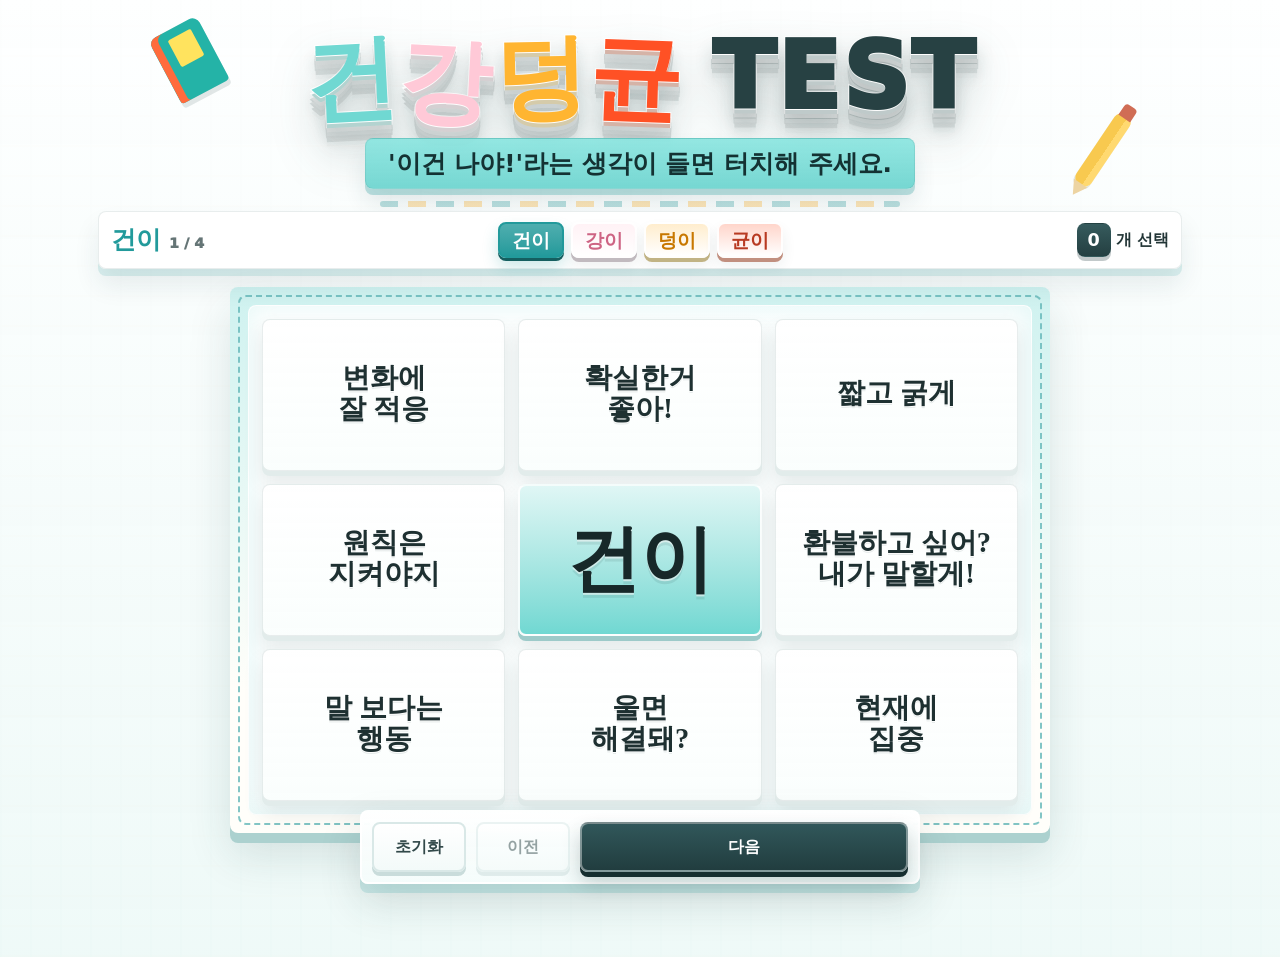
<file: offline.html>
<!doctype html>
<html lang="ko" data-offline-bundle="true">
  <head>
    <meta charset="utf-8" />
    <meta name="viewport" content="width=device-width, initial-scale=1" />
    <meta name="theme-color" content="#74d9d3" />
    <meta name="description" content="건이, 강이, 덩이, 균이 유형을 고르는 건강덩균 TEST" />
    <title>건강덩균 TEST</title>
    <style>
:root {
  --bg: #eef9f7;
  --ink: #223536;
  --muted: #657576;
  --line: #dce9e8;
  --panel: #fffefa;
  --teal: #70d8d2;
  --teal-dark: #229a9b;
  --pink: #ffc9d7;
  --pink-dark: #ce6484;
  --yellow: #ffb531;
  --yellow-dark: #c87800;
  --orange: #ff5125;
  --orange-dark: #b83a22;
  --shadow: 0 18px 42px rgba(30, 61, 62, 0.16);
  --ui-font:
    "Gaegu",
    ui-rounded,
    "Apple SD Gothic Neo",
    "Malgun Gothic",
    system-ui,
    -apple-system,
    BlinkMacSystemFont,
    "Segoe UI",
    sans-serif;
  --hand-font:
    "Gaegu",
    "Nanum Pen Script",
    "Nanum Brush Script",
    "BM Kirang Haerang",
    "Apple SD Gothic Neo",
    "Malgun Gothic",
    cursive;
}

* {
  box-sizing: border-box;
}

html {
  min-height: 100%;
  background: var(--bg);
}

body {
  position: relative;
  min-height: 100%;
  margin: 0;
  color: var(--ink);
  font-family: var(--ui-font);
  line-height: 1.45;
  background:
    linear-gradient(180deg, rgba(255, 255, 255, 0.94), rgba(238, 249, 247, 0.9)),
    repeating-linear-gradient(90deg, rgba(112, 216, 210, 0.12) 0 2px, transparent 2px 30px),
    repeating-linear-gradient(0deg, rgba(255, 181, 49, 0.09) 0 2px, transparent 2px 30px),
    #f4fbfa;
  overflow-x: hidden;
}

body::before {
  position: fixed;
  inset: 0;
  z-index: -1;
  pointer-events: none;
  content: "";
  background:
    linear-gradient(135deg, transparent 0 66%, rgba(255, 201, 215, 0.3) 66% 72%, transparent 72%),
    linear-gradient(45deg, transparent 0 70%, rgba(255, 181, 49, 0.22) 70% 76%, transparent 76%);
}

button {
  font: inherit;
}

.app {
  width: min(100%, 1120px);
  margin: 0 auto;
  padding: 24px 18px 124px;
}

.hero {
  position: relative;
  padding: 12px 0 20px;
  text-align: center;
}

.hero::after {
  position: absolute;
  left: 50%;
  bottom: 2px;
  width: min(68vw, 520px);
  height: 6px;
  border-radius: 8px;
  background: repeating-linear-gradient(
    90deg,
    rgba(34, 154, 155, 0.3) 0 18px,
    transparent 18px 28px,
    rgba(255, 181, 49, 0.34) 28px 46px,
    transparent 46px 56px
  );
  content: "";
  transform: translateX(-50%);
}

.brand-row {
  position: absolute;
  inset: 0;
  z-index: 0;
  pointer-events: none;
}

.book-icon {
  position: absolute;
  top: 0;
  left: clamp(0px, 6vw, 64px);
  width: 54px;
  height: 72px;
  rotate: -28deg;
  border-radius: 8px 8px 4px 4px;
  background: #24b3a7;
  box-shadow:
    inset 8px 0 0 #ff6b3c,
    0 5px 0 rgba(31, 57, 58, 0.12);
}

.book-icon::before {
  position: absolute;
  content: "";
  inset: 9px 11px 33px 17px;
  border-radius: 2px;
  background: #ffe35e;
}

.pencil-icon {
  position: absolute;
  top: 84px;
  right: clamp(0px, 7vw, 70px);
  width: 18px;
  height: 84px;
  rotate: 34deg;
  border-radius: 8px;
  background: linear-gradient(90deg, #f8c94f 0 62%, #ffd970 62% 100%);
  box-shadow: 0 3px 0 rgba(31, 57, 58, 0.12);
}

.pencil-icon::before {
  position: absolute;
  content: "";
  top: -10px;
  left: 2px;
  width: 14px;
  height: 14px;
  border-radius: 4px 4px 0 0;
  background: #d06d55;
}

.pencil-icon::after {
  position: absolute;
  content: "";
  bottom: -12px;
  left: 1px;
  width: 0;
  height: 0;
  border-left: 8px solid transparent;
  border-right: 8px solid transparent;
  border-top: 14px solid #edd4a2;
}

.main-title {
  position: relative;
  z-index: 1;
  display: inline-flex;
  align-items: baseline;
  justify-content: center;
  flex-wrap: wrap;
  gap: 0 0.16em;
  margin: 0;
  font-family: var(--ui-font);
  font-size: clamp(3rem, 8.6vw, 5.8rem);
  font-weight: 1000;
  letter-spacing: 0;
  line-height: 0.9;
  transform: translateZ(0);
  filter:
    drop-shadow(0 4px 0 rgba(255, 255, 255, 0.94))
    drop-shadow(0 10px 0 rgba(41, 61, 62, 0.16))
    drop-shadow(0 20px 22px rgba(34, 64, 65, 0.18));
}

.title-word {
  display: inline-flex;
  align-items: baseline;
  gap: 0.02em;
}

.title-char,
.title-test {
  position: relative;
  display: inline-block;
  -webkit-text-stroke: 2px rgba(255, 255, 255, 0.92);
  paint-order: stroke fill;
  text-shadow:
    0 1px 0 rgba(255, 255, 255, 0.96),
    0 5px 0 color-mix(in srgb, currentColor 24%, #c8d2d0),
    0 9px 0 rgba(36, 56, 57, 0.14),
    0 13px 15px rgba(31, 61, 62, 0.16);
}

.title-char:nth-child(1) {
  transform: rotate(-3deg) translateY(0.02em);
}

.title-char:nth-child(2) {
  transform: rotate(3deg) translateY(0.05em);
}

.title-char:nth-child(3) {
  transform: rotate(-1deg);
}

.title-char:nth-child(4) {
  transform: rotate(2deg) translateY(0.02em);
}

.title-mint {
  color: var(--teal);
}

.title-pink {
  color: var(--pink);
}

.title-yellow {
  color: var(--yellow);
}

.title-orange {
  color: var(--orange);
}

.title-test {
  margin-left: 0.16em;
  color: #274143;
  letter-spacing: 0.02em;
  text-shadow:
    0 1px 0 rgba(255, 255, 255, 0.96),
    0 5px 0 #bfcaca,
    0 10px 0 rgba(36, 56, 57, 0.16),
    0 15px 18px rgba(31, 61, 62, 0.18);
}

.hero-copy {
  position: relative;
  z-index: 1;
  display: inline-flex;
  align-items: center;
  justify-content: center;
  max-width: min(100%, 780px);
  min-height: 44px;
  margin: 18px auto 0;
  padding: 7px 22px;
  border: 1px solid rgba(33, 80, 82, 0.1);
  border-radius: 8px;
  color: #143233;
  background: linear-gradient(180deg, rgba(141, 229, 224, 0.94), rgba(103, 211, 205, 0.9));
  box-shadow:
    0 6px 0 rgba(34, 154, 155, 0.28),
    0 14px 22px rgba(26, 68, 70, 0.11);
  font-size: clamp(1.05rem, 3.2vw, 1.55rem);
  font-weight: 900;
}

.status-panel {
  position: sticky;
  z-index: 10;
  top: 0;
  display: flex;
  align-items: center;
  justify-content: space-between;
  gap: 12px;
  margin: 2px 0 18px;
  padding: 10px 12px;
  border: 1px solid rgba(33, 80, 82, 0.1);
  border-radius: 8px;
  background: rgba(255, 255, 255, 0.9);
  box-shadow:
    0 7px 0 rgba(34, 154, 155, 0.14),
    0 16px 26px rgba(24, 59, 61, 0.09);
  backdrop-filter: blur(10px);
}

.step-summary {
  display: flex;
  align-items: baseline;
  gap: 8px;
  min-width: max-content;
  color: #243f40;
  font-weight: 950;
}

.step-summary strong {
  color: var(--teal-dark);
  font-family: var(--hand-font);
  font-size: 1.55rem;
  font-weight: 700;
  letter-spacing: 0;
  line-height: 1;
}

.step-summary span {
  color: var(--muted);
  font-size: 0.9rem;
}

.step-tabs {
  display: flex;
  justify-content: center;
  flex: 1;
  gap: 7px;
}

.step-tab {
  position: relative;
  min-width: 58px;
  min-height: 36px;
  padding: 5px 12px;
  border: 2px solid rgba(255, 255, 255, 0.92);
  border-radius: 8px;
  color: var(--tab-dark);
  background: linear-gradient(180deg, color-mix(in srgb, var(--tab-color) 24%, white), #fff);
  box-shadow:
    0 4px 0 color-mix(in srgb, var(--tab-color) 36%, #9eb2b2),
    0 8px 14px rgba(35, 58, 59, 0.08);
  font-family: var(--hand-font);
  font-size: 1.2rem;
  font-weight: 700;
  letter-spacing: 0;
  line-height: 1;
  cursor: pointer;
}

.step-tab.is-current {
  color: #fff;
  background: linear-gradient(180deg, color-mix(in srgb, var(--tab-dark) 80%, white), var(--tab-dark));
  border-color: var(--tab-dark);
  box-shadow:
    0 3px 0 color-mix(in srgb, var(--tab-dark) 62%, black),
    0 9px 16px color-mix(in srgb, var(--tab-dark) 24%, transparent);
}

.step-tab.has-selection::after {
  position: absolute;
  top: -5px;
  right: -3px;
  display: grid;
  place-items: center;
  width: 17px;
  height: 17px;
  border: 2px solid #fff;
  border-radius: 50%;
  color: #fff;
  background: var(--tab-dark);
  content: "✓";
  font-size: 0.72rem;
  font-family: system-ui, sans-serif;
  font-weight: 1000;
}

.selected-count {
  display: flex;
  align-items: center;
  gap: 5px;
  min-width: max-content;
  font-size: 0.98rem;
  font-weight: 850;
}

.count-number {
  display: inline-grid;
  place-items: center;
  min-width: 34px;
  height: 34px;
  border: 1px solid rgba(33, 80, 82, 0.1);
  border-radius: 8px;
  color: #fff;
  background: linear-gradient(180deg, #365b5d, #243f41);
  box-shadow: 0 4px 0 rgba(36, 63, 65, 0.28);
  font-size: 1.1rem;
}

.board {
  display: grid;
  width: min(100%, 820px);
  margin: 0 auto;
  perspective: 900px;
}

.type-card {
  --type-color: var(--teal);
  --type-dark: var(--teal-dark);
  position: relative;
  isolation: isolate;
  padding: clamp(11px, 2vw, 18px);
  border: 0;
  border-radius: 8px;
  background:
    linear-gradient(180deg, color-mix(in srgb, var(--type-color) 34%, white), #fffefa 74%),
    var(--panel);
  box-shadow:
    0 10px 0 color-mix(in srgb, var(--type-dark) 24%, #d8e2df),
    0 22px 44px rgba(26, 68, 70, 0.14);
  animation: boardIn 260ms ease-out both;
}

.type-card::before {
  position: absolute;
  inset: 8px;
  z-index: -1;
  border: 2px dashed color-mix(in srgb, var(--type-dark) 70%, white);
  border-radius: 8px;
  content: "";
  opacity: 0.8;
}

.type-card[hidden] {
  display: none;
}

.type-board {
  position: relative;
  z-index: 1;
  display: grid;
  grid-template-columns: repeat(3, minmax(0, 1fr));
  gap: clamp(8px, 1.5vw, 13px);
  padding: clamp(9px, 1.6vw, 14px);
  border-radius: 8px;
  overflow: visible;
  background:
    linear-gradient(135deg, rgba(255, 255, 255, 0.88), rgba(255, 255, 255, 0.54)),
    color-mix(in srgb, var(--type-color) 12%, white);
  box-shadow:
    inset 0 0 0 1px rgba(255, 255, 255, 0.9),
    inset 0 0 24px color-mix(in srgb, var(--type-color) 16%, transparent);
}

.tile {
  --tile-base: #fffefa;
  --tile-side: #e2eceb;
  position: relative;
  display: grid;
  place-items: center;
  width: 100%;
  min-height: clamp(120px, 12vw, 152px);
  padding: 12px 9px 15px;
  border: 1px solid rgba(33, 80, 82, 0.1);
  border-radius: 8px;
  color: #1e3031;
  background:
    linear-gradient(180deg, rgba(255, 255, 255, 1), rgba(250, 254, 253, 0.96)),
    var(--tile-base);
  font-family: var(--hand-font);
  font-size: clamp(1.28rem, 2.9vw, 1.78rem);
  font-weight: 700;
  line-height: 1.08;
  letter-spacing: 0;
  word-break: keep-all;
  overflow-wrap: anywhere;
  white-space: pre-line;
  text-align: center;
  -webkit-font-smoothing: antialiased;
  -webkit-text-stroke: 0;
  text-shadow:
    0 1px 0 rgba(255, 255, 255, 0.9),
    0 1.5px 0 rgba(32, 55, 56, 0.1);
  cursor: pointer;
  -webkit-tap-highlight-color: transparent;
  transform: translateY(0);
  transition:
    background 150ms ease,
    color 150ms ease,
    box-shadow 150ms ease,
    transform 150ms ease;
  box-shadow:
    0 5px 0 var(--tile-side),
    0 12px 20px rgba(32, 61, 62, 0.11);
}

.tile::before {
  position: absolute;
  inset: 7px;
  border: 2px solid color-mix(in srgb, var(--type-color) 52%, white);
  border-radius: 6px;
  content: "";
  opacity: 0;
  transform: scale(0.96);
  transition:
    opacity 150ms ease,
    transform 150ms ease;
}

.tile-long {
  font-size: clamp(1.08rem, 2.45vw, 1.44rem);
  line-height: 1.06;
}

.tile-dense {
  font-size: clamp(0.94rem, 2.1vw, 1.24rem);
  line-height: 1.04;
}

.tile:nth-child(3n) {
  border-right-color: rgba(33, 80, 82, 0.1);
}

.tile:nth-last-child(-n + 3) {
  border-bottom-color: rgba(33, 80, 82, 0.1);
}

@media (hover: hover) {
  .tile:hover {
    color: #172728;
    background:
      linear-gradient(180deg, #fff, color-mix(in srgb, var(--type-color) 20%, white)),
      var(--tile-base);
    box-shadow:
      0 7px 0 color-mix(in srgb, var(--type-color) 26%, #d5e2e1),
      0 16px 24px rgba(32, 61, 62, 0.14);
    transform: translateY(-2px);
  }
}

.tile:focus-visible {
  z-index: 2;
  outline: 4px solid color-mix(in srgb, var(--type-color) 60%, white);
  outline-offset: -4px;
}

.tile.is-selected {
  color: #142829;
  background:
    linear-gradient(180deg, color-mix(in srgb, var(--type-color) 50%, white), color-mix(in srgb, var(--type-color) 30%, white)),
    var(--type-color);
  box-shadow:
    0 2px 0 color-mix(in srgb, var(--type-dark) 40%, #a9bdbc),
    0 9px 16px color-mix(in srgb, var(--type-dark) 15%, transparent),
    inset 0 0 0 3px rgba(255, 255, 255, 0.58);
  transform: translateY(3px);
}

.tile.is-selected::before {
  opacity: 1;
  transform: scale(1);
}

.tile.is-selected::after {
  position: absolute;
  top: -8px;
  right: -8px;
  display: grid;
  place-items: center;
  width: 34px;
  height: 34px;
  border: 3px solid #fff;
  border-radius: 8px;
  color: #fff;
  background: linear-gradient(180deg, color-mix(in srgb, var(--type-dark) 82%, white), var(--type-dark));
  content: "✓";
  font-family: var(--ui-font);
  font-size: 1.12rem;
  font-weight: 1000;
  box-shadow:
    0 4px 0 color-mix(in srgb, var(--type-dark) 58%, black),
    0 8px 14px rgba(32, 61, 62, 0.18);
  transform: rotate(7deg);
}

.tile.pop {
  animation: pop 220ms ease-out;
}

@keyframes pop {
  0% {
    transform: translateY(3px) scale(1);
  }

  54% {
    transform: translateY(3px) scale(0.96);
  }

  100% {
    transform: translateY(3px) scale(1);
  }
}

.center-tile {
  position: relative;
  display: grid;
  place-items: center;
  min-height: clamp(120px, 12vw, 152px);
  border: 2px solid rgba(255, 255, 255, 0.92);
  border-radius: 8px;
  background:
    linear-gradient(180deg, color-mix(in srgb, var(--type-color) 22%, white), var(--type-color));
  box-shadow:
    0 5px 0 color-mix(in srgb, var(--type-dark) 30%, #d2dfdc),
    0 12px 20px rgba(32, 61, 62, 0.11);
  overflow: hidden;
}

.center-label {
  position: relative;
  z-index: 2;
  display: inline-grid;
  place-items: center;
  min-width: 0;
  padding: 0;
  border: 0;
  border-radius: 0;
  color: #172829;
  background: transparent;
  font-family: var(--hand-font);
  font-size: clamp(2.8rem, 5.9vw, 4.55rem);
  font-weight: 700;
  letter-spacing: 0;
  line-height: 1;
  text-shadow:
    0 2px 0 rgba(255, 255, 255, 0.55),
    0 5px 0 rgba(31, 55, 56, 0.1);
}

@keyframes boardIn {
  from {
    opacity: 0;
    transform: rotateX(4deg) translateY(10px);
  }

  to {
    opacity: 1;
    transform: rotateX(0) translateY(0);
  }
}

.bottom-bar {
  position: fixed;
  z-index: 20;
  left: 50%;
  bottom: 16px;
  display: flex;
  width: min(calc(100% - 28px), 560px);
  gap: 10px;
  padding: 10px;
  border: 2px solid rgba(255, 255, 255, 0.92);
  border-radius: 8px;
  background:
    linear-gradient(180deg, rgba(255, 255, 255, 0.96), rgba(245, 252, 251, 0.94));
  box-shadow:
    0 9px 0 rgba(34, 154, 155, 0.18),
    var(--shadow);
  transform: translateX(-50%);
  backdrop-filter: blur(14px);
}

.ghost-button,
.result-button {
  display: inline-flex;
  align-items: center;
  justify-content: center;
  min-height: 50px;
  border-radius: 8px;
  font-size: 1rem;
  font-weight: 950;
  letter-spacing: 0;
  cursor: pointer;
}

.ghost-button:disabled,
.result-button:disabled {
  cursor: default;
  opacity: 0.5;
}

.ghost-button {
  flex: 0 0 94px;
  border: 2px solid #d9e8e7;
  color: #32494a;
  background: linear-gradient(180deg, #fff, #f3faf9);
  box-shadow: 0 4px 0 #c9dcdb;
}

.result-button {
  flex: 1;
  border: 2px solid rgba(255, 255, 255, 0.4);
  color: #fff;
  background: linear-gradient(180deg, #31575a, #213d3f);
  box-shadow:
    0 5px 0 #162e30,
    0 11px 20px rgba(28, 62, 64, 0.24);
}

.ghost-button:not(:disabled):active,
.result-button:not(:disabled):active {
  transform: translateY(3px);
  box-shadow: 0 2px 0 rgba(22, 46, 48, 0.42);
}

.result-dialog {
  width: min(calc(100% - 28px), 560px);
  padding: 0;
  border: 0;
  border-radius: 8px;
  background: transparent;
  overflow: visible;
}

.result-dialog::backdrop {
  background: rgba(17, 34, 35, 0.48);
  backdrop-filter: blur(4px);
}

.result-card {
  position: relative;
  padding: 34px 22px 22px;
  border: 3px solid rgba(255, 255, 255, 0.9);
  border-radius: 8px;
  color: #203839;
  background:
    linear-gradient(180deg, color-mix(in srgb, var(--type-color) 24%, white), #fffefa 64%);
  box-shadow:
    0 12px 0 color-mix(in srgb, var(--type-dark) 30%, #d8e2df),
    var(--shadow);
  text-align: center;
}

.close-button {
  position: absolute;
  top: 10px;
  right: 10px;
  display: grid;
  place-items: center;
  width: 38px;
  height: 38px;
  border: 0;
  border-radius: 8px;
  color: #33494a;
  background: linear-gradient(180deg, #fff, #eef5f4);
  box-shadow: 0 4px 0 #d2dfde;
  font-size: 1.65rem;
  line-height: 1;
  cursor: pointer;
}

.result-mascots {
  display: flex;
  justify-content: center;
  align-items: flex-end;
  flex-wrap: wrap;
  gap: 12px;
  min-height: 210px;
  margin: 0 0 16px;
}

.result-character {
  display: grid;
  justify-items: center;
  gap: 8px;
  margin: 0;
  flex: 0 0 auto;
  transform-origin: center bottom;
  animation: mascotRise 360ms ease-out both;
}

.result-character img {
  width: clamp(128px, 34vw, 188px);
  height: clamp(178px, 44vw, 248px);
  object-fit: contain;
  filter: drop-shadow(0 18px 16px rgba(35, 54, 55, 0.18));
}

.result-character figcaption {
  min-width: 70px;
  padding: 4px 12px 6px;
  border: 2px solid rgba(255, 255, 255, 0.88);
  border-radius: 8px;
  color: var(--type-dark);
  background:
    linear-gradient(180deg, color-mix(in srgb, var(--type-color) 28%, white), #fff);
  box-shadow: 0 4px 0 color-mix(in srgb, var(--type-color) 36%, #d8e2df);
  font-family: var(--hand-font);
  font-size: 1.45rem;
  font-weight: 1000;
  line-height: 1;
}

.result-character:nth-child(2) {
  animation-delay: 70ms;
}

.result-character:nth-child(3) {
  animation-delay: 130ms;
}

.result-character:nth-child(4) {
  animation-delay: 190ms;
}

@keyframes mascotRise {
  from {
    opacity: 0;
    transform: translateY(14px) scale(0.88);
  }

  to {
    opacity: 1;
    transform: translateY(0) scale(1);
  }
}

.result-kicker {
  margin: 0 0 6px;
  color: var(--muted);
  font-size: 0.9rem;
  font-weight: 900;
}

.result-card h2 {
  margin: 0;
  color: var(--type-dark);
  font-family: var(--hand-font);
  font-size: clamp(1.9rem, 6vw, 3rem);
  font-weight: 700;
  letter-spacing: 0;
  line-height: 1.1;
}

.dialog-actions {
  display: flex;
  gap: 10px;
}

.dialog-actions .ghost-button,
.dialog-actions .result-button {
  flex: 1 1 0;
  min-width: 0;
  white-space: nowrap;
}

@media (max-width: 840px) {
  .app {
    padding-inline: 14px;
  }

  .board {
    width: min(100%, 680px);
  }

  .tile,
  .center-tile {
    min-height: 126px;
  }

  .tile {
    font-size: clamp(1.18rem, 3.4vw, 1.52rem);
  }

  .tile-long {
    font-size: clamp(1.02rem, 2.9vw, 1.26rem);
  }

  .tile-dense {
    font-size: clamp(0.88rem, 2.55vw, 1.08rem);
  }
}

@media (max-width: 560px) {
  .app {
    padding-top: 12px;
    padding-inline: 10px;
  }

  .main-title {
    font-size: clamp(2.55rem, 11vw, 3.2rem);
  }

  .book-icon {
    display: none;
  }

  .pencil-icon {
    display: none;
  }

  .hero-copy {
    width: 100%;
    padding-inline: 14px;
    font-size: clamp(1rem, 4.4vw, 1.2rem);
  }

  .status-panel {
    align-items: flex-start;
    flex-direction: column;
  }

  .step-tabs {
    justify-content: flex-start;
    width: 100%;
    overflow-x: auto;
    padding: 2px 0 4px;
  }

  .type-card {
    padding: 9px;
    box-shadow:
      0 10px 0 color-mix(in srgb, var(--type-dark) 28%, #d8e2df),
      0 20px 34px rgba(26, 68, 70, 0.17);
  }

  .type-card::before {
    inset: 6px;
  }

  .tile,
  .center-tile {
    min-height: 112px;
    box-shadow:
      0 6px 0 var(--tile-side, color-mix(in srgb, var(--type-dark) 36%, #d2dfdc)),
      0 12px 16px rgba(32, 61, 62, 0.12);
  }

  .tile {
    padding: 8px 5px 11px;
    font-size: clamp(1.06rem, 4.8vw, 1.28rem);
    line-height: 1.07;
    text-shadow:
      0 1px 0 rgba(255, 255, 255, 0.9),
      0 1.5px 0 rgba(32, 55, 56, 0.12);
  }

  .tile-long {
    font-size: clamp(0.9rem, 4vw, 1.02rem);
    line-height: 1.04;
  }

  .tile-dense {
    font-size: clamp(0.78rem, 3.42vw, 0.9rem);
    line-height: 1.02;
  }

  .tile.is-selected::after {
    top: -7px;
    right: -7px;
    width: 29px;
    height: 29px;
    font-size: 0.95rem;
  }

  .center-label {
    font-size: clamp(2.25rem, 10vw, 2.9rem);
  }


  .bottom-bar {
    bottom: 10px;
    width: min(calc(100% - 20px), 560px);
  }

  .ghost-button {
    flex-basis: 76px;
    font-size: 0.94rem;
  }
}

</style>
  </head>
  <body>
    <main class="app">
      <header class="hero">
        <div class="brand-row" aria-hidden="true">
          <span class="book-icon"></span>
          <span class="pencil-icon"></span>
        </div>
        <h1 class="main-title" aria-label="건강덩균 테스트">
          <span class="title-word">
            <span class="title-char title-mint">건</span><span class="title-char title-pink">강</span><span class="title-char title-yellow">덩</span><span class="title-char title-orange">균</span>
          </span>
          <span class="title-test">TEST</span>
        </h1>
        <p class="hero-copy">'이건 나야!'라는 생각이 들면 터치해 주세요.</p>
      </header>

      <section class="status-panel" aria-label="선택 현황">
        <div class="step-summary">
          <strong id="currentTypeName">건이</strong>
          <span id="stepCount">1 / 4</span>
        </div>
        <div class="step-tabs" id="stepTabs" aria-label="캐릭터 보드 이동"></div>
        <div class="selected-count">
          <span class="count-number" id="selectedCount">0</span>
          <span>개 선택</span>
        </div>
      </section>

      <section class="board" id="board" aria-label="건강덩균 테스트 선택 보드"></section>

      <div class="bottom-bar">
        <button class="ghost-button" type="button" id="resetButton">초기화</button>
        <button class="ghost-button" type="button" id="prevButton">이전</button>
        <button class="result-button" type="button" id="nextButton">다음</button>
      </div>
    </main>

    <dialog class="result-dialog" id="resultDialog">
      <div class="result-card" id="resultCard">
        <button class="close-button" type="button" id="closeDialog" aria-label="결과 닫기">×</button>
        <div class="result-mascots" id="resultMascots" aria-hidden="true"></div>
        <p class="result-kicker">건강덩균 TEST 결과</p>
        <h2 id="resultTitle"></h2>
        <div class="dialog-actions">
          <button class="ghost-button" type="button" id="keepChoosingButton">계속 고르기</button>
          <button class="result-button" type="button" id="restartButton">다시 하기</button>
        </div>
      </div>
    </dialog>

    <template id="typeCardTemplate">
      <article class="type-card">
        <div class="type-board"></div>
      </article>
    </template>

    <script>
const TYPES = [
  {
    id: "geoni",
    name: "건이",
    color: "#70d8d2",
    dark: "#229a9b",
    image: "[data-uri]",
    items: [
      "변화에\n잘 적응",
      "확실한거\n좋아!",
      "짧고 굵게",
      "원칙은\n지켜야지",
      "환불하고 싶어?\n내가 말할게!",
      "말 보다는\n행동",
      "울면\n해결돼?",
      "현재에\n집중",
    ],
  },
  {
    id: "gangi",
    name: "강이",
    color: "#ffc9d7",
    dark: "#ce6484",
    image: "[data-uri]",
    items: [
      "공감능력\n뛰어남",
      "다른 사람이\n탈때까지\n엘리베이터\n꼭 기다려줌",
      "여행계획,\n코스 짜기\n쉽다. 쉬워!",
      "제 일은\n제가 할게요",
      "여러 사람보다\n1:1 대화가\n편해",
      "처음 보는\n사람이라도\n말 거는 건\n어렵지 않지",
      "배려왕",
      "책임감\n강함",
    ],
  },
  {
    id: "deongi",
    name: "덩이",
    color: "#ffb531",
    dark: "#c87800",
    image: "[data-uri]",
    items: [
      "타고난\n협력자",
      "리액션\nGood!",
      "새롭게\n배우는 거\n좋아",
      "카톡<전화",
      "다른 사람\n챙겨줄 때\n행-복-!",
      "팀 활동\n재밌어",
      "변화를\n잘 알아봄",
      "고민이 뭐야?\n말해봐!",
    ],
  },
  {
    id: "gyuni",
    name: "균이",
    color: "#ff5125",
    dark: "#b83a22",
    image: "[data-uri]",
    items: [
      "예의 중시",
      "규칙적인\n생활 좋아",
      "YES맨",
      "아닌건,\n아니야.",
      "멀티태스킹\nOK",
      "나서는 건\n싫지만...\n해야하면 할게",
      "차근차근\n꼼꼼하게",
      "공과 사는\n구분해야지~",
    ],
  },
];

const selected = new Set();
let currentIndex = 0;

const board = document.querySelector("#board");
const currentTypeName = document.querySelector("#currentTypeName");
const stepCount = document.querySelector("#stepCount");
const stepTabs = document.querySelector("#stepTabs");
const selectedCount = document.querySelector("#selectedCount");
const nextButton = document.querySelector("#nextButton");
const prevButton = document.querySelector("#prevButton");
const resetButton = document.querySelector("#resetButton");
const resultDialog = document.querySelector("#resultDialog");
const resultCard = document.querySelector("#resultCard");
const closeDialog = document.querySelector("#closeDialog");
const keepChoosingButton = document.querySelector("#keepChoosingButton");
const restartButton = document.querySelector("#restartButton");
const resultTitle = document.querySelector("#resultTitle");
const resultMascots = document.querySelector("#resultMascots");
const cardTemplate = document.querySelector("#typeCardTemplate");

const gridOrder = [0, 1, 2, 3, "center", 4, 5, 6, 7];

function renderStepTabs() {
  stepTabs.innerHTML = "";

  TYPES.forEach((type, index) => {
    const tab = document.createElement("button");
    tab.className = "step-tab";
    tab.type = "button";
    tab.textContent = type.name;
    tab.style.setProperty("--tab-color", type.color);
    tab.style.setProperty("--tab-dark", type.dark);
    tab.addEventListener("click", () => setCurrentIndex(index, true));
    stepTabs.append(tab);
  });
}

function renderBoard() {
  TYPES.forEach((type, typeIndex) => {
    const card = cardTemplate.content.firstElementChild.cloneNode(true);
    const typeBoard = card.querySelector(".type-board");

    card.dataset.type = type.id;
    card.style.setProperty("--type-color", type.color);
    card.style.setProperty("--type-dark", type.dark);
    card.hidden = typeIndex !== currentIndex;

    gridOrder.forEach((entry, index) => {
      if (entry === "center") {
        const center = document.createElement("div");
        center.className = "center-tile";
        center.style.gridColumn = `${(index % 3) + 1}`;
        center.style.gridRow = `${Math.floor(index / 3) + 1}`;
        const label = document.createElement("span");
        label.className = "center-label";
        label.textContent = type.name;
        center.append(label);
        typeBoard.append(center);
        return;
      }

      const itemId = `${type.id}-${entry}`;
      const tile = document.createElement("button");
      tile.className = "tile";
      tile.type = "button";
      tile.dataset.type = type.id;
      tile.dataset.itemId = itemId;
      tile.style.gridColumn = `${(index % 3) + 1}`;
      tile.style.gridRow = `${Math.floor(index / 3) + 1}`;
      tile.textContent = type.items[entry];
      const textLength = type.items[entry].replace(/\s/g, "").length;
      if (textLength > 25) {
        tile.classList.add("tile-dense");
      } else if (textLength > 16) {
        tile.classList.add("tile-long");
      }
      tile.setAttribute("aria-pressed", "false");
      tile.addEventListener("click", () => toggleTile(tile));
      typeBoard.append(tile);
    });

    board.append(card);
  });
}

function toggleTile(tile) {
  const itemId = tile.dataset.itemId;

  if (selected.has(itemId)) {
    selected.delete(itemId);
    tile.classList.remove("is-selected");
    tile.setAttribute("aria-pressed", "false");
  } else {
    selected.add(itemId);
    tile.classList.add("is-selected", "pop");
    tile.setAttribute("aria-pressed", "true");
    window.setTimeout(() => tile.classList.remove("pop"), 240);
  }

  updateStatus();
}

function getScores() {
  return TYPES.map((type) => ({
    ...type,
    score: Array.from(selected).filter((itemId) => itemId.startsWith(`${type.id}-`)).length,
  }));
}

function hasTypeSelection(type) {
  return Array.from(selected).some((itemId) => itemId.startsWith(`${type.id}-`));
}

function setCurrentIndex(index, shouldScroll = false) {
  currentIndex = Math.max(0, Math.min(index, TYPES.length - 1));

  document.querySelectorAll(".type-card").forEach((card, cardIndex) => {
    card.hidden = cardIndex !== currentIndex;
  });

  updateStatus();

  if (shouldScroll) {
    board.scrollIntoView({ behavior: "smooth", block: "start" });
  }
}

function updateStatus() {
  const currentType = TYPES[currentIndex];

  currentTypeName.textContent = currentType.name;
  currentTypeName.style.color = currentType.dark;
  stepCount.textContent = `${currentIndex + 1} / ${TYPES.length}`;
  selectedCount.textContent = selected.size;
  prevButton.disabled = currentIndex === 0;

  document.querySelectorAll(".step-tab").forEach((tab, index) => {
    const type = TYPES[index];
    const isCurrent = index === currentIndex;
    tab.classList.toggle("is-current", isCurrent);
    tab.classList.toggle("has-selection", hasTypeSelection(type));
    tab.setAttribute("aria-current", isCurrent ? "step" : "false");
  });

  if (currentIndex === TYPES.length - 1) {
    nextButton.textContent = selected.size === 0 ? "문장 선택 후 결과 보기" : "결과 보기";
    nextButton.disabled = selected.size === 0;
  } else {
    nextButton.textContent = "다음";
    nextButton.disabled = false;
  }
}

function showResult() {
  if (selected.size === 0) {
    nextButton.animate(
      [
        { transform: "translateX(0)" },
        { transform: "translateX(-5px)" },
        { transform: "translateX(5px)" },
        { transform: "translateX(0)" },
      ],
      { duration: 220, easing: "ease-out" },
    );
    return;
  }

  const scores = getScores();
  const maxScore = Math.max(...scores.map((type) => type.score));
  const winners = scores.filter((type) => type.score === maxScore);

  resultMascots.innerHTML = "";
  winners.forEach((type) => resultMascots.append(createResultCharacter(type)));

  resultCard.style.setProperty("--type-color", winners[0].color);
  resultCard.style.setProperty("--type-dark", winners[0].dark);
  resultTitle.textContent = winners.map((type) => type.name).join(" + ");
  resultDialog.showModal();
}

function createResultCharacter(type) {
  const figure = document.createElement("figure");
  figure.className = "result-character";
  figure.style.setProperty("--type-color", type.color);
  figure.style.setProperty("--type-dark", type.dark);

  const image = document.createElement("img");
  image.src = type.image;
  image.alt = type.name;
  image.loading = "eager";
  figure.append(image);

  const caption = document.createElement("figcaption");
  caption.textContent = type.name;
  figure.append(caption);

  return figure;
}

function resetSelections() {
  selected.clear();
  document.querySelectorAll(".tile.is-selected").forEach((tile) => {
    tile.classList.remove("is-selected");
    tile.setAttribute("aria-pressed", "false");
  });
  updateStatus();
}

function registerServiceWorker() {
  const canUseServiceWorker = "serviceWorker" in navigator;
  const isWebPage = ["http:", "https:"].includes(window.location.protocol);
  const isOfflineBundle = document.documentElement.dataset.offlineBundle === "true";

  if (!canUseServiceWorker || !isWebPage || isOfflineBundle) return;

  window.addEventListener("load", () => {
    navigator.serviceWorker.register("./sw.js").catch(() => {});
  });
}

renderStepTabs();
renderBoard();
updateStatus();
registerServiceWorker();

nextButton.addEventListener("click", () => {
  if (currentIndex === TYPES.length - 1) {
    showResult();
    return;
  }

  setCurrentIndex(currentIndex + 1, true);
});

prevButton.addEventListener("click", () => setCurrentIndex(currentIndex - 1, true));
resetButton.addEventListener("click", resetSelections);
closeDialog.addEventListener("click", () => resultDialog.close());
keepChoosingButton.addEventListener("click", () => resultDialog.close());
restartButton.addEventListener("click", () => {
  resultDialog.close();
  resetSelections();
  setCurrentIndex(0, false);
  window.scrollTo({ top: 0, behavior: "smooth" });
});

resultDialog.addEventListener("click", (event) => {
  if (event.target === resultDialog) {
    resultDialog.close();
  }
});

</script>
  </body>
</html>
</file>
